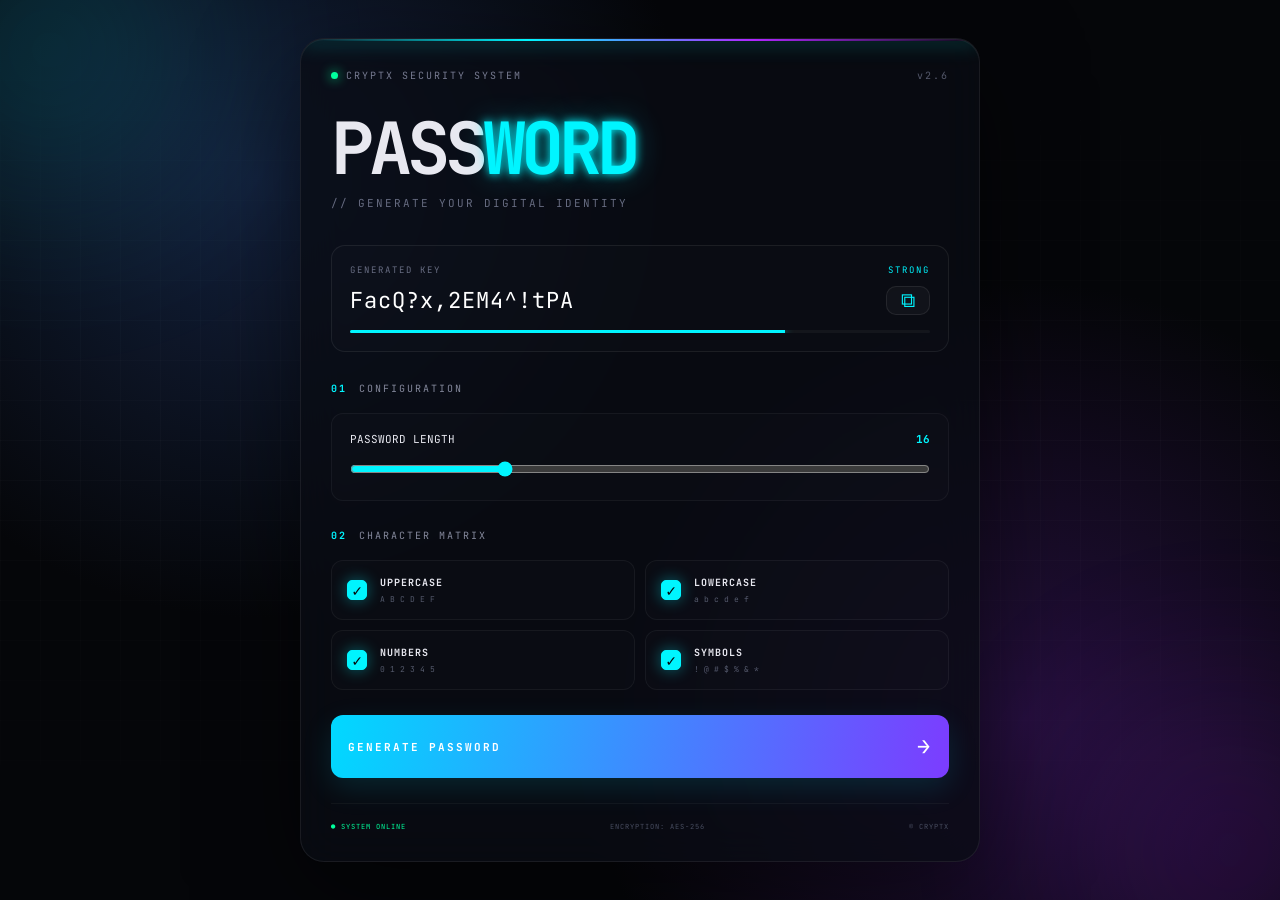
<file: index.html>
<!DOCTYPE html>
<html lang="en">

<head>
    <meta charset="UTF-8">
    <meta name="viewport" content="width=device-width, initial-scale=1.0">

    <title>CRYPTX | Password Generator</title>

    <link rel="stylesheet" href="style.css">
</head>

<body>

    <!-- Animated background -->
    <div class="grid"></div>
    <div class="glow glow1"></div>
    <div class="glow glow2"></div>

    <main class="container">

        <div class="top">
            <span class="status"></span>
            <span>CRYPTX SECURITY SYSTEM</span>
            <span class="version">v2.6</span>
        </div>

        <h1>
            PASS<span>WORD</span>
        </h1>

        <p class="subtitle">
            // GENERATE YOUR DIGITAL IDENTITY
        </p>

        <!-- Password display -->
        <div class="password-box">

            <div class="password-header">
                <span>GENERATED KEY</span>
                <span id="strengthText">SECURE</span>
            </div>

            <div class="password-display">

                <input
                    type="text"
                    id="password"
                    value="CLICK GENERATE"
                    readonly
                >

                <button onclick="copyPassword()" id="copyBtn">
                    ⧉
                </button>

            </div>

            <!-- Strength bar -->
            <div class="strength-container">
                <div id="strengthBar"></div>
            </div>

        </div>


        <!-- Settings -->
        <div class="settings">

            <div class="section-title">
                <span>01</span>
                CONFIGURATION
            </div>

            <!-- Length -->
            <div class="length-section">

                <div class="label-row">
                    <label>PASSWORD LENGTH</label>
                    <span id="lengthValue">16</span>
                </div>

                <input
                    type="range"
                    id="length"
                    min="4"
                    max="50"
                    value="16"
                    oninput="updateLength()"
                >

            </div>


            <!-- Character options -->

            <div class="section-title">
                <span>02</span>
                CHARACTER MATRIX
            </div>

            <div class="options">

                <label class="option">
                    <input type="checkbox" id="uppercase" checked>
                    <span class="custom-check">✓</span>

                    <div>
                        <b>UPPERCASE</b>
                        <small>A B C D E F</small>
                    </div>
                </label>


                <label class="option">
                    <input type="checkbox" id="lowercase" checked>
                    <span class="custom-check">✓</span>

                    <div>
                        <b>LOWERCASE</b>
                        <small>a b c d e f</small>
                    </div>
                </label>


                <label class="option">
                    <input type="checkbox" id="numbers" checked>
                    <span class="custom-check">✓</span>

                    <div>
                        <b>NUMBERS</b>
                        <small>0 1 2 3 4 5</small>
                    </div>
                </label>


                <label class="option">
                    <input type="checkbox" id="symbols" checked>
                    <span class="custom-check">✓</span>

                    <div>
                        <b>SYMBOLS</b>
                        <small>! @ # $ % & *</small>
                    </div>
                </label>

            </div>


            <!-- Generate -->

            <button class="generate" onclick="generatePassword()">

                <span>GENERATE PASSWORD</span>

                <span class="arrow">
                    →
                </span>

            </button>

        </div>


        <footer>
            <span>● SYSTEM ONLINE</span>
            <span>ENCRYPTION: AES-256</span>
            <span>© CRYPTX</span>
        </footer>

    </main>


    <script src="script.js"></script>

</body>

</html>
</file>
<file: style.css>
@import url('https://fonts.googleapis.com/css2?family=JetBrains+Mono:wght@400;600;700&display=swap');


* {
    box-sizing: border-box;
    margin: 0;
    padding: 0;
}


body {
    min-height: 100vh;

    background:
        radial-gradient(circle at 20% 20%, #14213d 0%, transparent 35%),
        radial-gradient(circle at 80% 80%, #25103d 0%, transparent 35%),
        #050609;

    color: #e8e8f0;

    font-family: 'JetBrains Mono', monospace;

    display: flex;
    justify-content: center;
    align-items: center;

    overflow-x: hidden;
}


/* ---------------- BACKGROUND ---------------- */

.grid {
    position: fixed;

    inset: 0;

    background-image:
        linear-gradient(#ffffff05 1px, transparent 1px),
        linear-gradient(90deg, #ffffff05 1px, transparent 1px);

    background-size: 40px 40px;

    mask-image: linear-gradient(to bottom, transparent, black, transparent);

    pointer-events: none;
}


.glow {
    position: fixed;

    width: 300px;
    height: 300px;

    border-radius: 50%;

    filter: blur(100px);

    opacity: .15;

    pointer-events: none;
}


.glow1 {
    background: #00f5ff;

    top: -100px;
    left: -100px;
}


.glow2 {
    background: #b026ff;

    bottom: -100px;
    right: -100px;
}


/* ---------------- MAIN CARD ---------------- */

.container {

    width: min(680px, 94vw);

    padding: 30px;

    background: rgba(10, 12, 20, .78);

    border: 1px solid #ffffff12;

    border-radius: 24px;

    backdrop-filter: blur(20px);

    box-shadow:
        0 30px 100px #00000080,
        inset 0 1px #ffffff10;

    position: relative;

    overflow: hidden;
}


/* top neon line */

.container::before {

    content: "";

    position: absolute;

    top: 0;
    left: 0;

    width: 100%;
    height: 2px;

    background: linear-gradient(
        90deg,
        transparent,
        #00f5ff,
        #b026ff,
        transparent
    );

    box-shadow: 0 0 20px #00f5ff;
}


/* ---------------- HEADER ---------------- */

.top {

    display: flex;

    align-items: center;

    gap: 8px;

    font-size: 10px;

    letter-spacing: 2px;

    color: #777b91;
}


.status {

    width: 7px;
    height: 7px;

    border-radius: 50%;

    background: #00ff9d;

    box-shadow: 0 0 12px #00ff9d;
}


.version {

    margin-left: auto;

    color: #55596c;
}


/* ---------------- TITLE ---------------- */

h1 {

    font-size: clamp(42px, 9vw, 72px);

    letter-spacing: -5px;

    margin-top: 35px;

    line-height: .9;

    font-weight: 700;
}


h1 span {

    color: #00f5ff;

    text-shadow:
        0 0 10px #00f5ff,
        0 0 30px #00f5ff55;
}


.subtitle {

    margin-top: 15px;

    color: #666b80;

    font-size: 11px;

    letter-spacing: 2px;
}


/* ---------------- PASSWORD ---------------- */

.password-box {

    margin-top: 35px;

    padding: 18px;

    border: 1px solid #ffffff12;

    border-radius: 14px;

    background: #ffffff03;
}


.password-header {

    display: flex;

    justify-content: space-between;

    font-size: 9px;

    letter-spacing: 2px;

    color: #696e83;

    margin-bottom: 10px;
}


#strengthText {

    color: #00ff9d;
}


.password-display {

    display: flex;

    gap: 10px;
}


.password-display input {

    width: 100%;

    min-width: 0;

    border: none;

    outline: none;

    background: transparent;

    color: #ffffff;

    font-family: inherit;

    font-size: clamp(16px, 3vw, 22px);

    letter-spacing: 1px;
}


.password-display button {

    width: 48px;

    border: 1px solid #ffffff15;

    border-radius: 10px;

    background: #ffffff08;

    color: #00f5ff;

    font-size: 20px;

    cursor: pointer;

    transition: .2s;
}


.password-display button:hover {

    background: #00f5ff15;

    box-shadow: 0 0 20px #00f5ff22;
}


/* strength */

.strength-container {

    height: 3px;

    margin-top: 15px;

    background: #ffffff0a;

    border-radius: 10px;

    overflow: hidden;
}


#strengthBar {

    width: 70%;

    height: 100%;

    background: #00ff9d;

    box-shadow: 0 0 10px #00ff9d;

    transition: .4s;
}


/* ---------------- SETTINGS ---------------- */

.settings {

    margin-top: 30px;
}


.section-title {

    display: flex;

    gap: 12px;

    align-items: center;

    font-size: 10px;

    letter-spacing: 2px;

    color: #85899c;

    margin-bottom: 18px;
}


.section-title span {

    color: #00f5ff;

    font-weight: bold;
}


/* length */

.length-section {

    padding: 18px;

    background: #ffffff03;

    border: 1px solid #ffffff0c;

    border-radius: 12px;

    margin-bottom: 28px;
}


.label-row {

    display: flex;

    justify-content: space-between;

    font-size: 11px;

    margin-bottom: 15px;
}


.label-row span {

    color: #00f5ff;

    font-weight: bold;
}


/* range */

input[type="range"] {

    width: 100%;

    accent-color: #00f5ff;

    cursor: pointer;
}


/* ---------------- OPTIONS ---------------- */

.options {

    display: grid;

    grid-template-columns: 1fr 1fr;

    gap: 10px;

    margin-bottom: 25px;
}


.option {

    position: relative;

    display: flex;

    align-items: center;

    gap: 13px;

    padding: 15px;

    border: 1px solid #ffffff0d;

    border-radius: 12px;

    background: #ffffff03;

    cursor: pointer;

    transition: .25s;
}


.option:hover {

    border-color: #00f5ff44;

    background: #00f5ff08;

    transform: translateY(-2px);
}


.option input {

    display: none;
}


.custom-check {

    width: 20px;
    height: 20px;

    display: flex;

    align-items: center;
    justify-content: center;

    border: 1px solid #555a6d;

    border-radius: 5px;

    color: transparent;

    transition: .2s;
}


.option input:checked + .custom-check {

    background: #00f5ff;

    border-color: #00f5ff;

    color: #050609;

    box-shadow: 0 0 15px #00f5ff66;
}


.option b {

    display: block;

    font-size: 10px;

    letter-spacing: 1px;
}


.option small {

    display: block;

    margin-top: 5px;

    color: #555a6d;

    font-size: 8px;
}


/* ---------------- GENERATE BUTTON ---------------- */

.generate {

    width: 100%;

    padding: 17px;

    display: flex;

    justify-content: space-between;

    align-items: center;

    border: none;

    border-radius: 12px;

    background: linear-gradient(
        100deg,
        #00d9ff,
        #7c3cff
    );

    color: white;

    font-family: inherit;

    font-weight: bold;

    font-size: 11px;

    letter-spacing: 2px;

    cursor: pointer;

    box-shadow:
        0 10px 30px #00d9ff22;

    transition: .25s;
}


.generate:hover {

    transform: translateY(-3px);

    box-shadow:
        0 15px 40px #00d9ff44;
}


.generate:active {

    transform: scale(.98);
}


.arrow {

    font-size: 22px;

    transition: .25s;
}


.generate:hover .arrow {

    transform: translateX(5px);
}


/* ---------------- FOOTER ---------------- */

footer {

    margin-top: 25px;

    padding-top: 18px;

    border-top: 1px solid #ffffff0a;

    display: flex;

    justify-content: space-between;

    font-size: 7px;

    letter-spacing: 1px;

    color: #484d60;
}


footer span:first-child {

    color: #00ff9d;
}


/* ---------------- MOBILE ---------------- */

@media (max-width: 550px) {

    .container {

        padding: 22px;

    }

    .options {

        grid-template-columns: 1fr;
    }

    footer span:nth-child(2) {

        display: none;
    }

}
</file>
